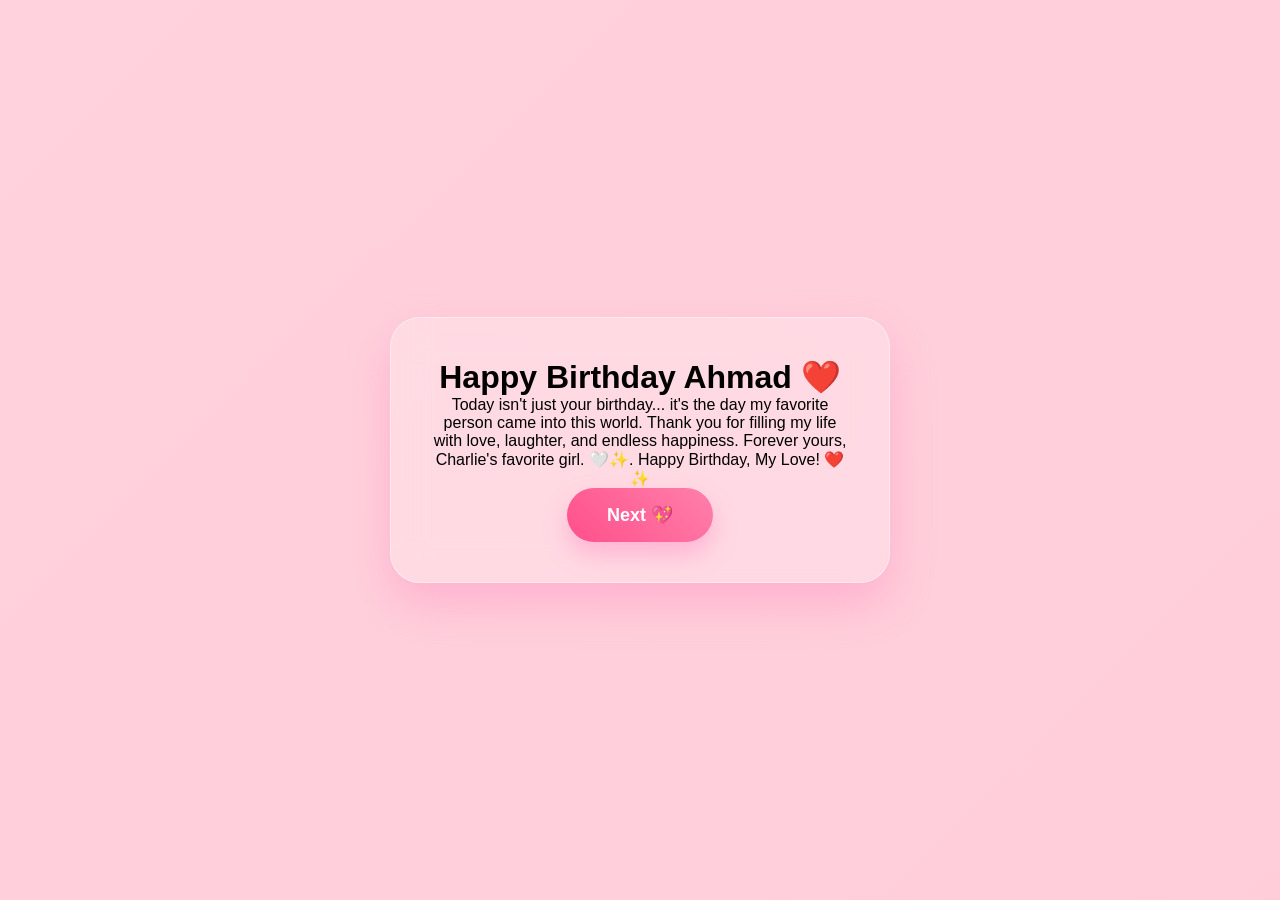
<file: index.html>
<!DOCTYPE html>
<html lang="ur">

<head>
    <meta charset="UTF-8">
    <meta name="viewport" content="width=device-width, initial-scale=1.0">
    <title>Happy Birthday ❤️</title>

    <link rel="stylesheet" href="style.css">
</head>

<body class="home">

    <!-- Background Music -->
  <audio id="bgMusic" loop>
    <source src="galwakdi.mp3" type="audio/mpeg">
</audio>

    <!-- Floating Hearts -->
    <div class="hearts"></div>

    <!-- Main Card -->
    <div class="container">

        <div class="letter">

            <h1>Happy Birthday Ahmad ❤️</h1>

            <p>
               <p>
Today isn't just your birthday... it's the day my favorite person came into this world.
Thank you for filling my life with love, laughter, and endless happiness.
Forever yours, Charlie's favorite girl. 🤍✨.

    Happy Birthday, My Love! ❤️✨
</p>
            </p>

            <button onclick="nextPage()">
                Next 💖
            </button>

        </div>

    </div>

    <script src="script.js"></script>
   

</body>

</html>
</file>
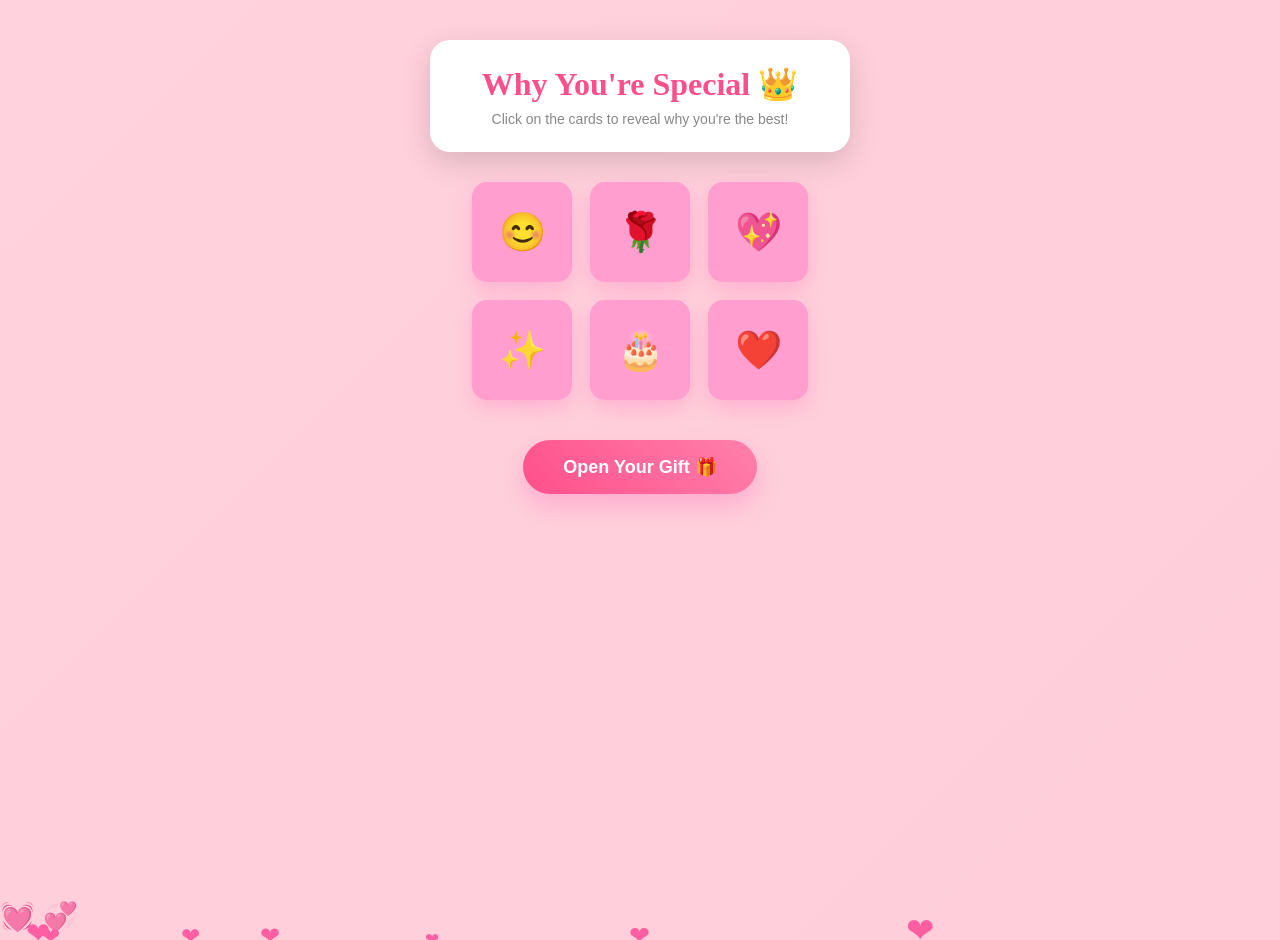
<file: game.html>
<!DOCTYPE html>
<html lang="en">

<head>

<meta charset="UTF-8">
<meta name="viewport" content="width=device-width, initial-scale=1.0">

<title>Why You're Special ❤️</title>

<link rel="stylesheet" href="style.css">

</head>

<body>
    <audio id="bgMusic" autoplay loop>
    <source src="galwakdi.mp3" type="audio/mpeg">
</audio>

<div class="hearts"></div>

<div class="special-box">
    <h1>Why You're Special 👑</h1>
    <p>Click on the cards to reveal why you're the best!</p>
</div>

<div class="game-container">

<div class="game-card" onclick="showMessage(this)">
<span>😊</span>
<p>You make every day brighter.</p>
</div>

<div class="game-card" onclick="showMessage(this)">
<span>🌹</span>
<p>Your smile is my favorite view.</p>
</div>

<div class="game-card" onclick="showMessage(this)">
<span>💖</span>
<p>You are my biggest happiness.</p>
</div>

<div class="game-card" onclick="showMessage(this)">
<span>✨</span>
<p>You inspire me every day.</p>
</div>

<div class="game-card" onclick="showMessage(this)">
<span>🎂</span>
<p>You deserve all the happiness.</p>
</div>

<div class="game-card" onclick="showMessage(this)">
<span>❤️</span>
<p>I Love You Forever.</p>
</div>

</div>

<div style="text-align:center; margin-top:40px;">

<button onclick="location.href='gift.html'">
Open Your Gift 🎁
</button>

</div>

<script src="script.js"></script>

</body>

</html>
</file>
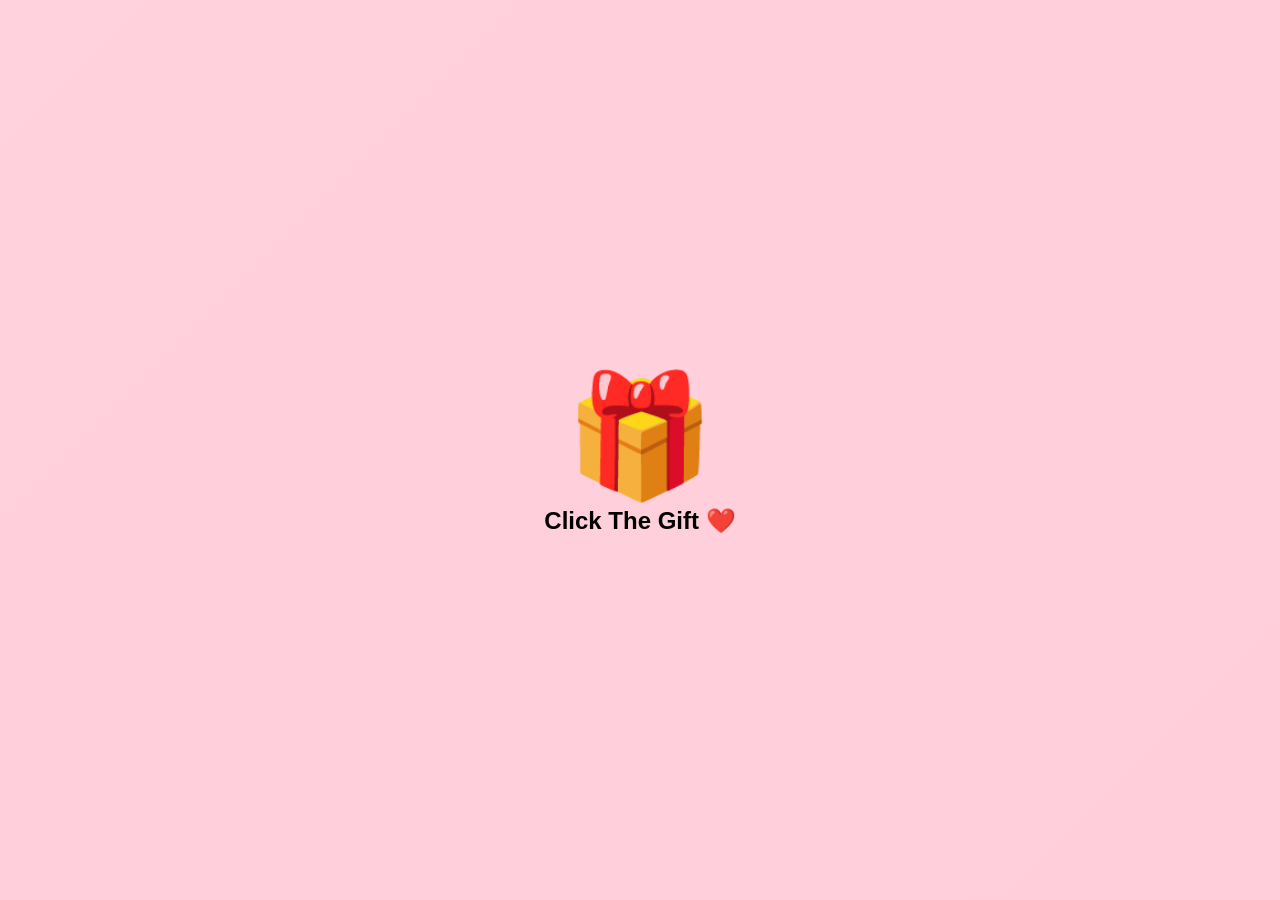
<file: gift.html>
<!DOCTYPE html>
<html lang="en">

<head>

<meta charset="UTF-8">
<meta name="viewport" content="width=device-width, initial-scale=1.0">

<title>Your Surprise ❤️</title>

<link rel="stylesheet" href="style.css">

</head>

<body class="gift-page">
    <audio id="bgMusic" autoplay loop>
    <source src="galwakdi.mp3" type="audio/mpeg">
</audio>

<div class="hearts"></div>

<div class="gift-container">

<div class="gift-box" onclick="openGift()">
🎁
</div>

<h2>Click The Gift ❤️</h2>

<div id="surprise" style="display:none;">

<h1>❤️ Happy Birthday ❤️</h1>

<p>

May this birthday bring endless happiness, beautiful memories, and all the success you deserve. 💖

Thank you for making every day brighter with your smile.

Happy Birthday, My Love! ❤️🎂

</p>

<button onclick="location.href='index.html'">
Start Again
</button>

</div>

</div>

<script src="script.js"></script>

</body>

</html>
</file>
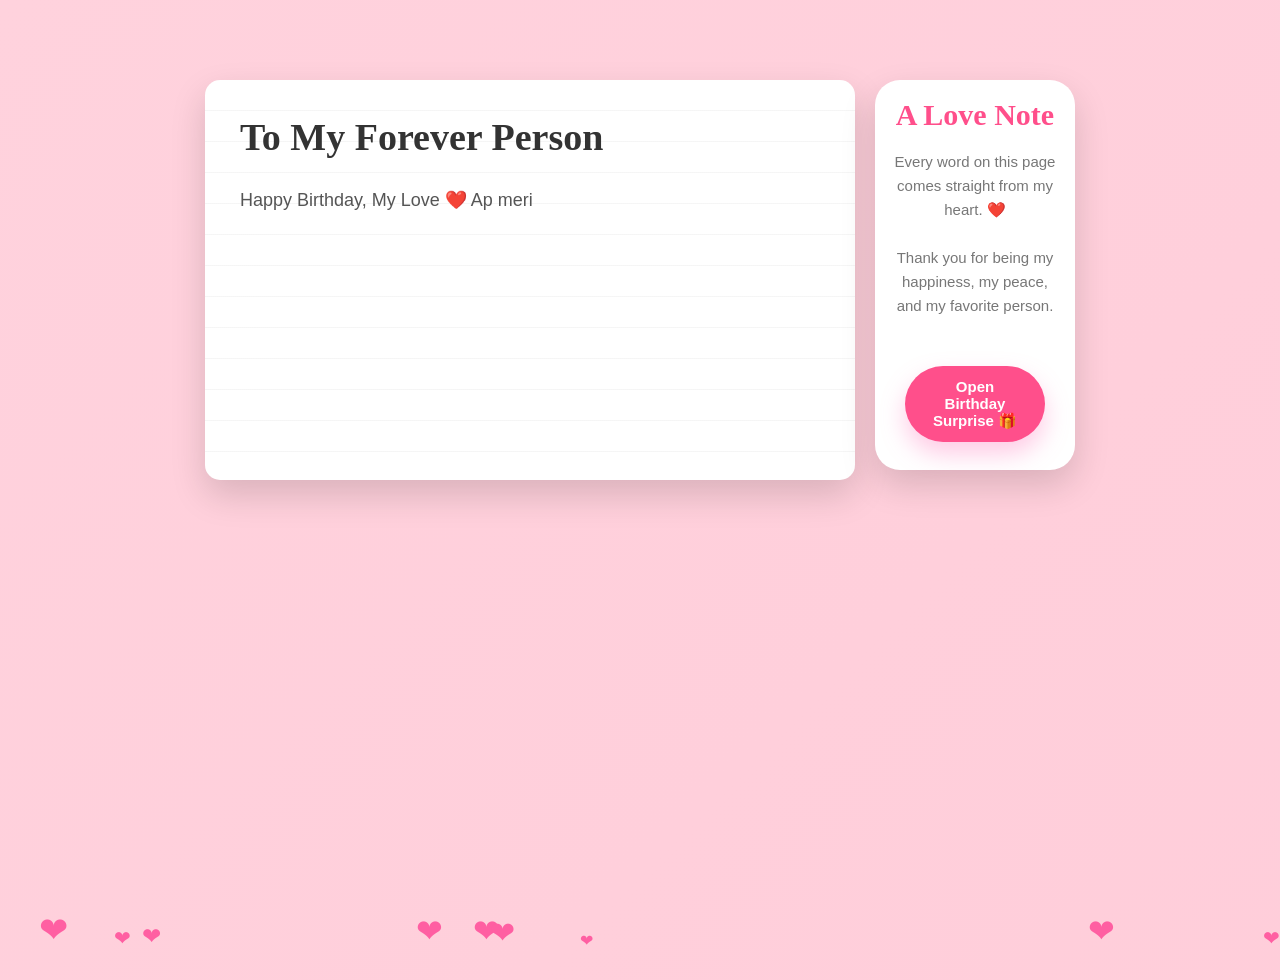
<file: love.html>
<!DOCTYPE html>
<html lang="en">

<head>
    <meta charset="UTF-8">
    <meta name="viewport" content="width=device-width, initial-scale=1.0">
    <title>My Letter ❤️</title>

    <link rel="stylesheet" href="style.css">
</head>

<body class="love page">
    <audio id="bgMusic" autoplay loop>
    <source src="galwakdi.mp3" type="audio/mpeg">
</audio>

<div class="container">

    <div class="letter-box">

        <h2>To My Forever Person</h2>

        <p id="typing"></p>

    </div>

    <div class="love-note">

        <h1>A Love Note</h1>

    
          <p>
    Every word on this page comes straight from my heart. ❤️<br><br>
    Thank you for being my happiness, my peace, and my favorite person.

        </p>

        <button onclick="location.href='game.html'">
           Open Birthday Surprise 🎁
        </button>

    </div>

</div>

    <script src="script.js"></script>

</body>

</html>
</file>
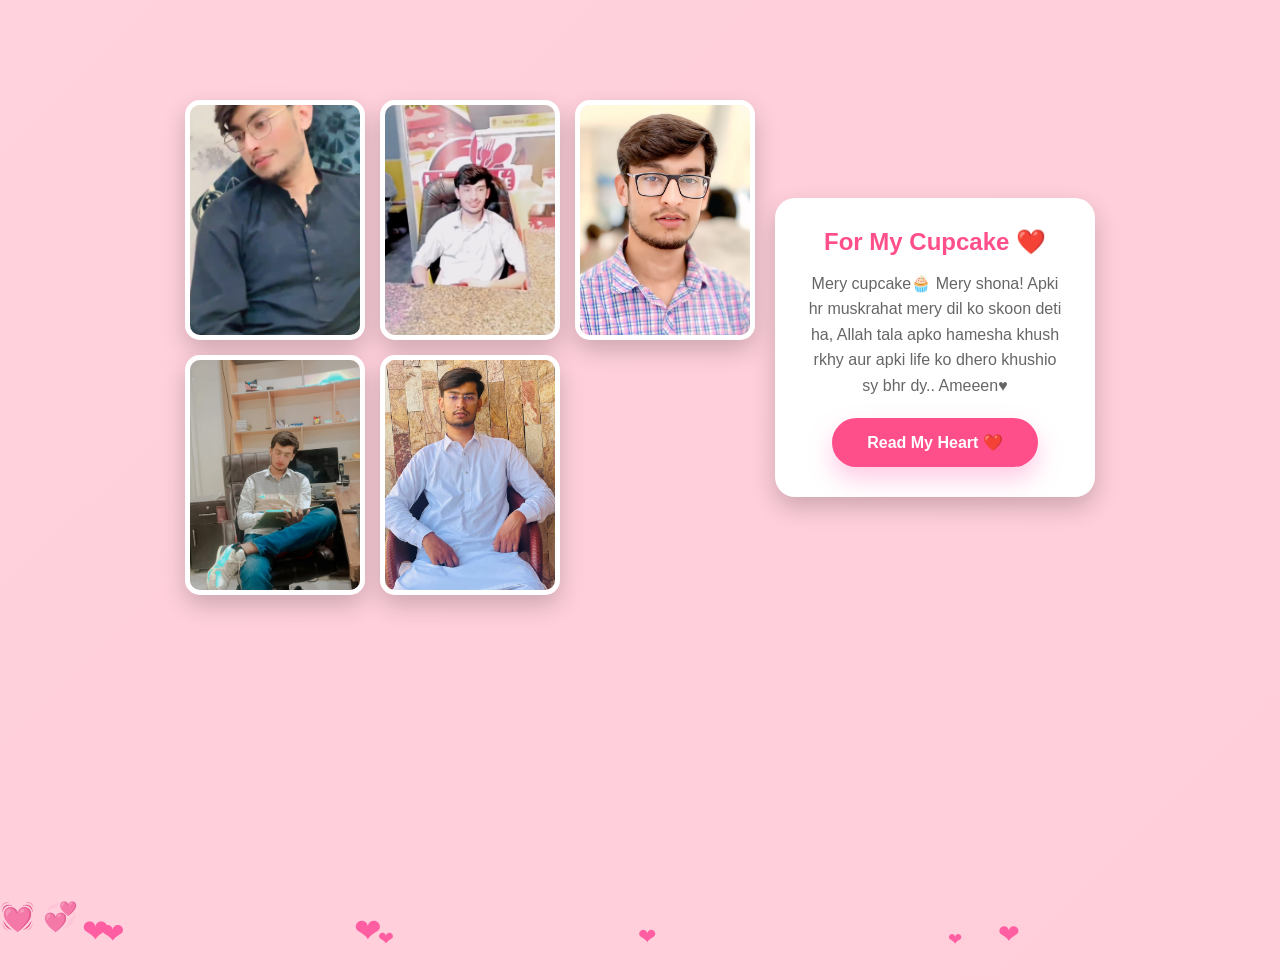
<file: memories.html>
<!DOCTYPE html>
<html lang="en">

<head>

    <meta charset="UTF-8">
    <meta name="viewport" content="width=device-width, initial-scale=1.0">

    <title>Birthday Memories ❤️</title>

    <link rel="stylesheet" href="style.css">

</head>

<body class="memories-page">
    <audio id="bgMusic" autoplay loop>
    <source src="galwakdi.mp3" type="audio/mpeg">
</audio>

    <div class="hearts"></div>

    <div class="memory-container">

        <div class="gallery">

            <img src="pic1.jpeg" alt="">
            <img src="pic2.jpeg" alt="">
            <img src="pic3.jpeg" alt="">
            <img src="pic4.jpeg" alt="">
            <img src="pic5.jpeg" alt="">
            <img src="pic6.jpeg" alt="">

        </div>

        <div class="memory-card">

            <h2>For My Cupcake ❤️</h2>

            <p>
              Mery cupcake🧁 Mery shona! Apki hr muskrahat mery dil ko skoon deti ha, Allah tala apko hamesha khush rkhy aur apki life ko dhero khushio sy bhr dy.. Ameeen♥️
            </p>

            <button onclick="location.href='love.html'">
                Read My Heart ❤️
            </button>

        </div>

    </div>

    <script src="script.js"></script>

</body>

</html>
</file>
<file: style.css>
*{
    margin:0;
    padding:0;
    box-sizing:border-box;
    font-family:Arial,sans-serif;
}
body{
    margin:0;
    min-height:100vh;
    overflow-x:hidden;
    background:linear-gradient(135deg,#ffd2dd,#ffc9d7,#ffe3eb);
    background-size:400% 400%;
    animation:bgMove 12s ease infinite;
}

.container{
    text-align:center;
    z-index:2;
}

.card{
    background:white;
    padding:40px;
    border-radius:25px;
    width:90%;
    max-width:450px;
    box-shadow:0 15px 35px rgba(0,0,0,.2);
    animation:popup 1s;
}

.card h1{
    color:#ff2d75;
    margin-bottom:20px;
}

.card p{
    line-height:28px;
    color:#555;
    margin-bottom:25px;
}

button{
    background:linear-gradient(45deg,#ff4f8b,#ff80ab);
    color:white;
    padding:16px 40px;
    border:none;
    border-radius:50px;
    font-size:18px;
    font-weight:bold;
    cursor:pointer;
    box-shadow:0 12px 25px rgba(255,105,180,.35);
    transition:.4s;
}
button:hover{
transform:translateY(-5px) scale(1.08);
}

@keyframes popup{
    from{
        opacity:0;
        transform:scale(.6);
    }
    to{
        opacity:1;
        transform:scale(1);
    }
}

.heart{
    position:absolute;
    color:#ff2d75;
    font-size:20px;
    animation:float 6s linear infinite;
}

@keyframes float{
    0%{
        transform:translateY(100vh);
        opacity:0;
    }
    100%{
        transform:translateY(-120vh);
        opacity:1;
    }
}
/* ===== Love Letter ===== */
.container{
    width:1000px;
    max-width:95%;
    margin:80px auto;
    display:flex;
    justify-content:center;
    align-items:flex-start;
    gap:20px;
}
.letter-box{
    width:650px;
    height:400px;

    background:#fff8ee;
    padding:35px;
    border-radius:15px;
    box-shadow:0 15px 35px rgba(0,0,0,.15);
    overflow-y:auto;

    text-align:left;

    background-image:repeating-linear-gradient(
        white 0px,
        white 30px,
        #ececec 31px
    );
}
.love-note{
    width:200px;
    height:390px;
    flex:none;
    background:white;
    padding:18px;
    border-radius:25px;
    text-align:center;
    box-shadow:0 15px 35px rgba(0,0,0,.15);

    display:flex;
    flex-direction:column;
    justify-content:space-between;
}

.love-note h1{
    color:#ff4f8b;
    font-family:cursive;
    font-size:30px;
    margin-bottom:10px;
}
.love-note p{
    color:#777;
    margin:8px 0;
    line-height:24px;
    font-size:15px;
}

.love-note button{
    background:#ff4f8b;
    color:white;
    border:none;
    border-radius:40px;
    padding:12px 22px;
    font-size:15px;
    width:85%;
    max-width:180px;
   margin-top: auto;
margin-bottom: 10px;
    display:block;
    align-self: center;
    position: relative;
bottom: 0;
}
.letter-box h2{
    font-family: cursive;
    font-size: 38px;
    color: #333;
    margin-bottom: 25px;
}

#typing{
    font-size:18px;
    line-height:32px;
    color:#555;
    min-height:260px;
    margin-bottom:30px;
}

.letter-box button{
    background:#ff2d75;
    color:white;
    padding:15px 40px;
    border:none;
    border-radius:40px;
    font-size:18px;
    cursor:pointer;
}
/* ===== Game Section ===== */

.special-box{
    width:420px;
    max-width:90%;
    margin:40px auto 30px;
    background:white;
    padding:25px;
    border-radius:20px;
    text-align:center;
    box-shadow:0 10px 30px rgba(0,0,0,.15);
}

.special-box h1{
    color:#ff4f8b;
    font-family:cursive;
    margin-bottom:8px;
}

.special-box p{
    color:#888;
    font-size:14px;
}

.game-container{
    display:grid;
    grid-template-columns:repeat(3,100px);
    justify-content:center;
    gap:18px;
    margin-top:20px;
}

.game-card{
    width:100px;
    height:100px;
    background:#ff9ecf;
    border-radius:15px;
    display:flex;
    justify-content:center;
    align-items:center;
    flex-direction:column;
    cursor:pointer;
    transition:.3s;
    box-shadow:0 8px 20px rgba(255,105,180,.3);
}

.game-card:hover{
    transform:scale(1.08);
}

.game-card span{
    font-size:38px;
    color:white;
}

.game-card p{
    display:none;
    font-size:13px;
    color:white;
    padding:8px;
    text-align:center;
}
/* ===== Gift Section ===== */

.gift-container{
display:flex;
flex-direction:column;
justify-content:center;
align-items:center;
height:100vh;
text-align:center;
}

.gift-box{
font-size:120px;
cursor:pointer;
transition:.5s;
animation:bounce 2s infinite;
}

.gift-box:hover{
transform:scale(1.2);
}

#surprise{
background:white;
padding:35px;
border-radius:25px;
margin-top:30px;
max-width:600px;
box-shadow:0 10px 30px rgba(0,0,0,.2);
}

#surprise h1{
color:#ff2d75;
margin-bottom:20px;
}

#surprise p{
line-height:30px;
color:#555;
}

#surprise button{
margin-top:25px;
}

@keyframes bounce{
0%{transform:translateY(0);}
50%{transform:translateY(-15px);}
100%{transform:translateY(0);}
}
/* ===== Memories Page ===== */

.memory-container{
    max-width:1000px;
    margin:80px auto 30px auto;
    display:flex;
    justify-content:center;
    align-items:center;
    gap:20px;
    padding:20px;
}

.gallery{
    display:grid;
    grid-template-columns:repeat(3,180px);
    gap:15px;
}

.gallery img{
    width:180px;
    height:240px;
    object-fit:cover;
    object-position:center;
    border-radius:15px;
    border:5px solid white;
    box-shadow:0 10px 25px rgba(0,0,0,.2);
}

.memory-card{
    width:320px;
    background:#fff;
    padding:30px;
    border-radius:20px;
    text-align:center;
    box-shadow:0 10px 25px rgba(0,0,0,.2);
}

.memory-card h2{
    color:#ff4f8b;
    margin-bottom:15px;
}

.memory-card p{
    color:#666;
    line-height:1.6;
}

.memory-card button{
    margin-top:20px;
    background:#ff4f8b;
    color:white;
    border:none;
    padding:15px 35px;
    border-radius:30px;
    cursor:pointer;
    font-size:16px;
}
.home{
    display:flex;
    justify-content:center;
    align-items:center;
}
/* ===== Mobile Responsive ===== */

@media (max-width:768px){

    body{
        overflow-y:auto;
        height:auto;
        padding:20px;
    }

    .memory-container{
        flex-direction:column;
        gap:30px;
        margin:30px auto;
        padding:10px;
    }

    .gallery{
        grid-template-columns:repeat(2,1fr);
        gap:12px;
        width:100%;
    }

    .gallery img{
        width:100%;
        height:160px;
    }

    .memory-card{
        width:100%;
        max-width:350px;
    }

}
.letter{
    background: rgba(255,255,255,.22);
    backdrop-filter: blur(18px);
    -webkit-backdrop-filter: blur(18px);
    border-radius: 30px;
    padding: 40px;
    width: 90%;
    max-width: 500px;
    box-shadow: 0 20px 45px rgba(255,105,180,.3);
    border:1px solid rgba(255,255,255,.4);
    animation: popup 1s;
}
@keyframes bgMove{
0%{background-position:0% 50%;}
50%{background-position:100% 50%;}
100%{background-position:0% 50%;}
}
.hearts::before{
content:"💖 💕 💗 💓 💞";
position:fixed;
font-size:28px;
left:-10%;
top:100%;
width:120%;
animation:heartsUp 12s linear infinite;
opacity:.7;
pointer-events:none;
}

@keyframes heartsUp{
0%{
transform:translateY(0);
}
100%{
transform:translateY(-130vh);
}
}
.heart{
    position:fixed;
    bottom:-50px;
    color:#ff5fa2;
    font-size:22px;
    animation:floatUp linear infinite;
    pointer-events:none;
}

@keyframes floatUp{
    0%{
        transform:translateY(0);
        opacity:0;
    }
    20%{
        opacity:1;
    }
    100%{
        transform:translateY(-120vh);
        opacity:0;
    }
}
/* Love Page Mobile Fix */
@media (max-width: 768px) {

    .container{
        width:100%;
        flex-direction:column;
        align-items:center;
        gap:20px;
        margin:30px auto;
    }

    .letter-box{
        width:100%;
        max-width:380px;
        height:auto;
        min-height:420px;
        padding:20px;
    }

    .love-note{
        width:100%;
        max-width:380px;
        height:auto;
    }

    .letter-box h2{
        font-size:34px;
    }

    #typing{
        font-size:17px;
        line-height:30px;
    }
}
</file>
